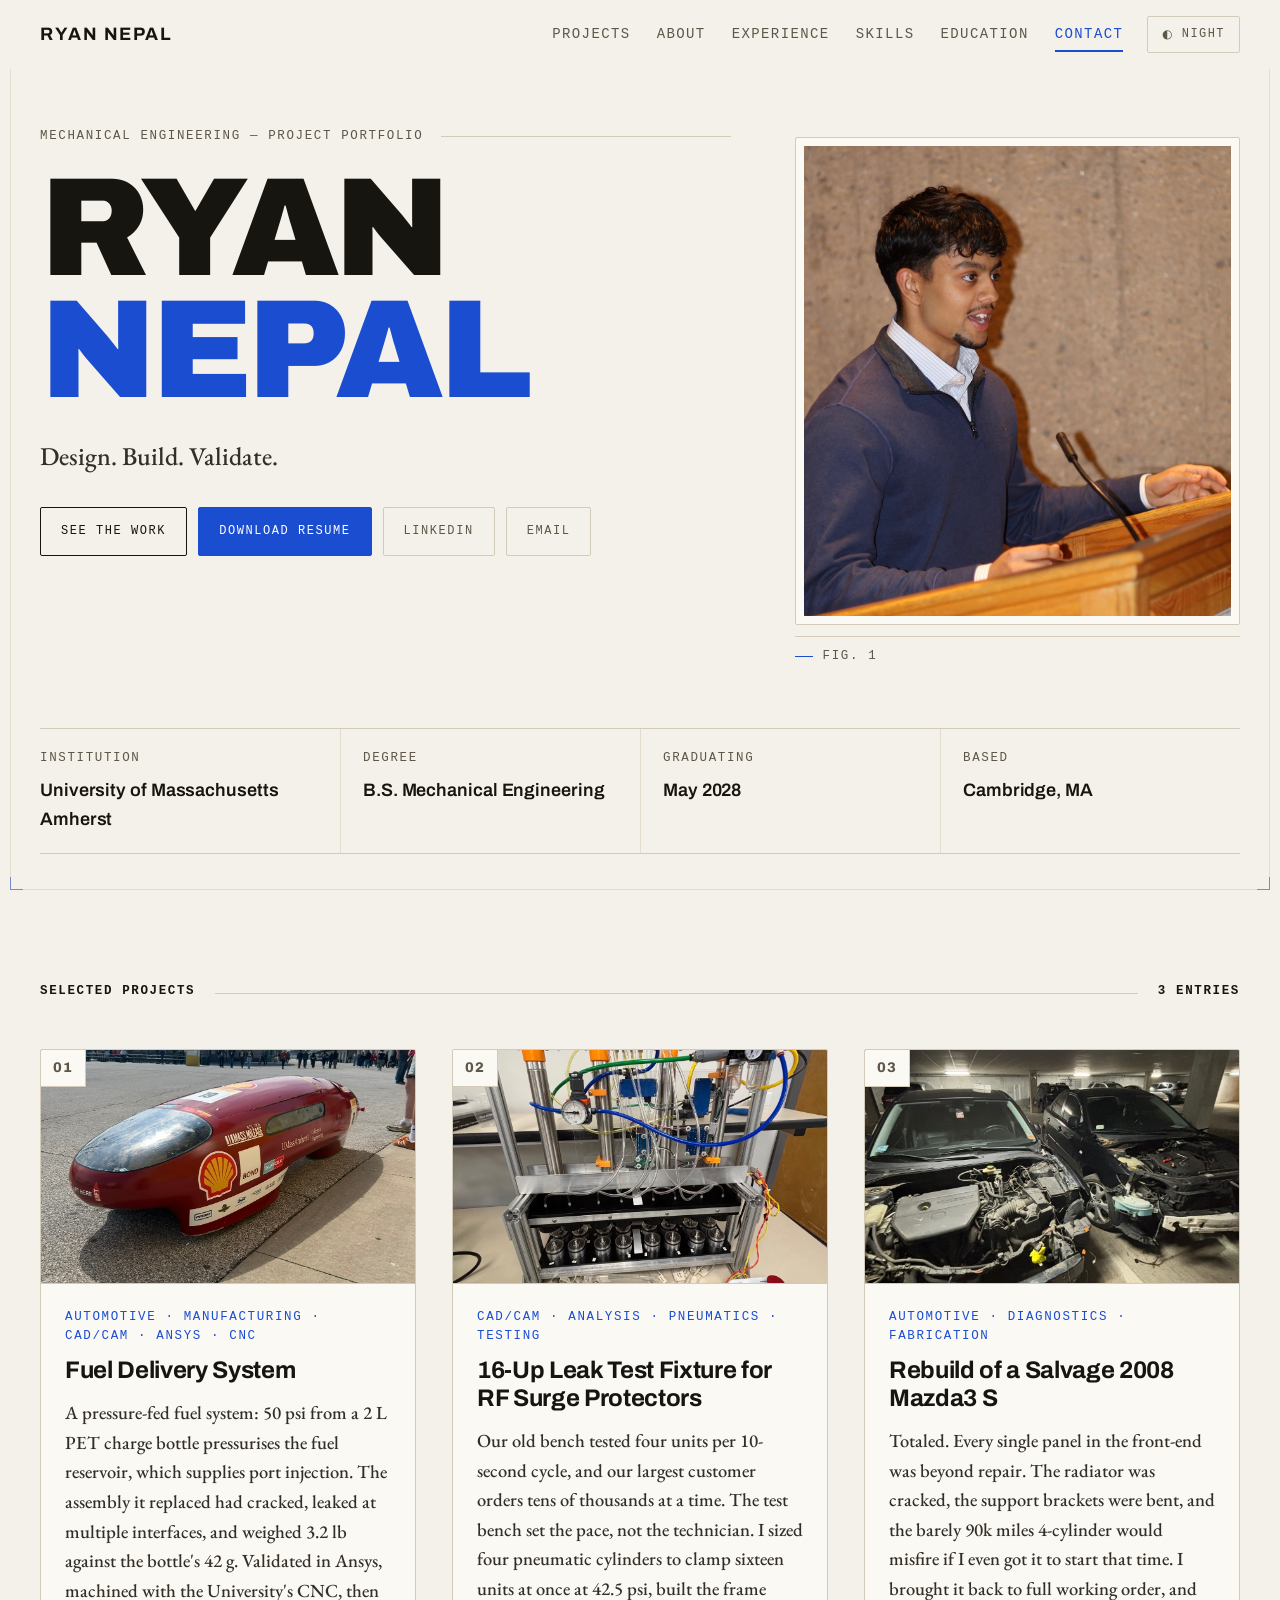
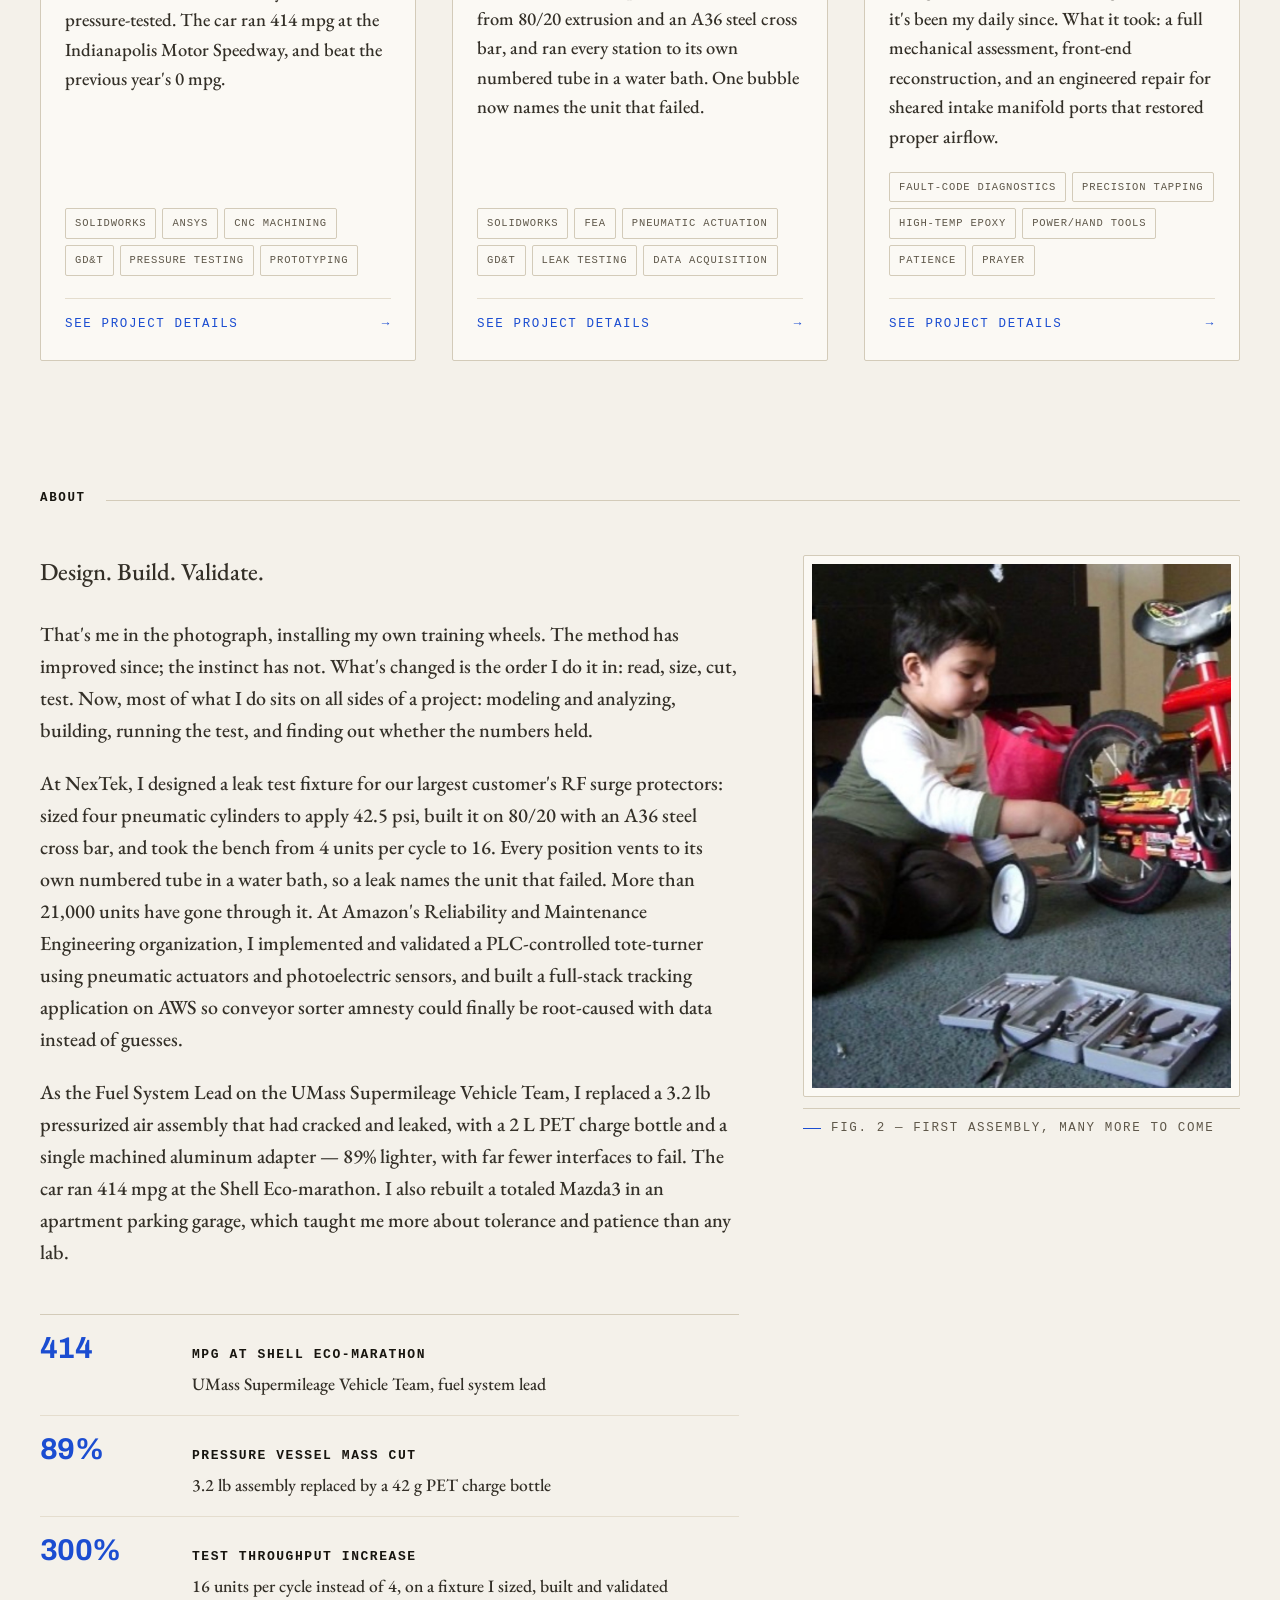
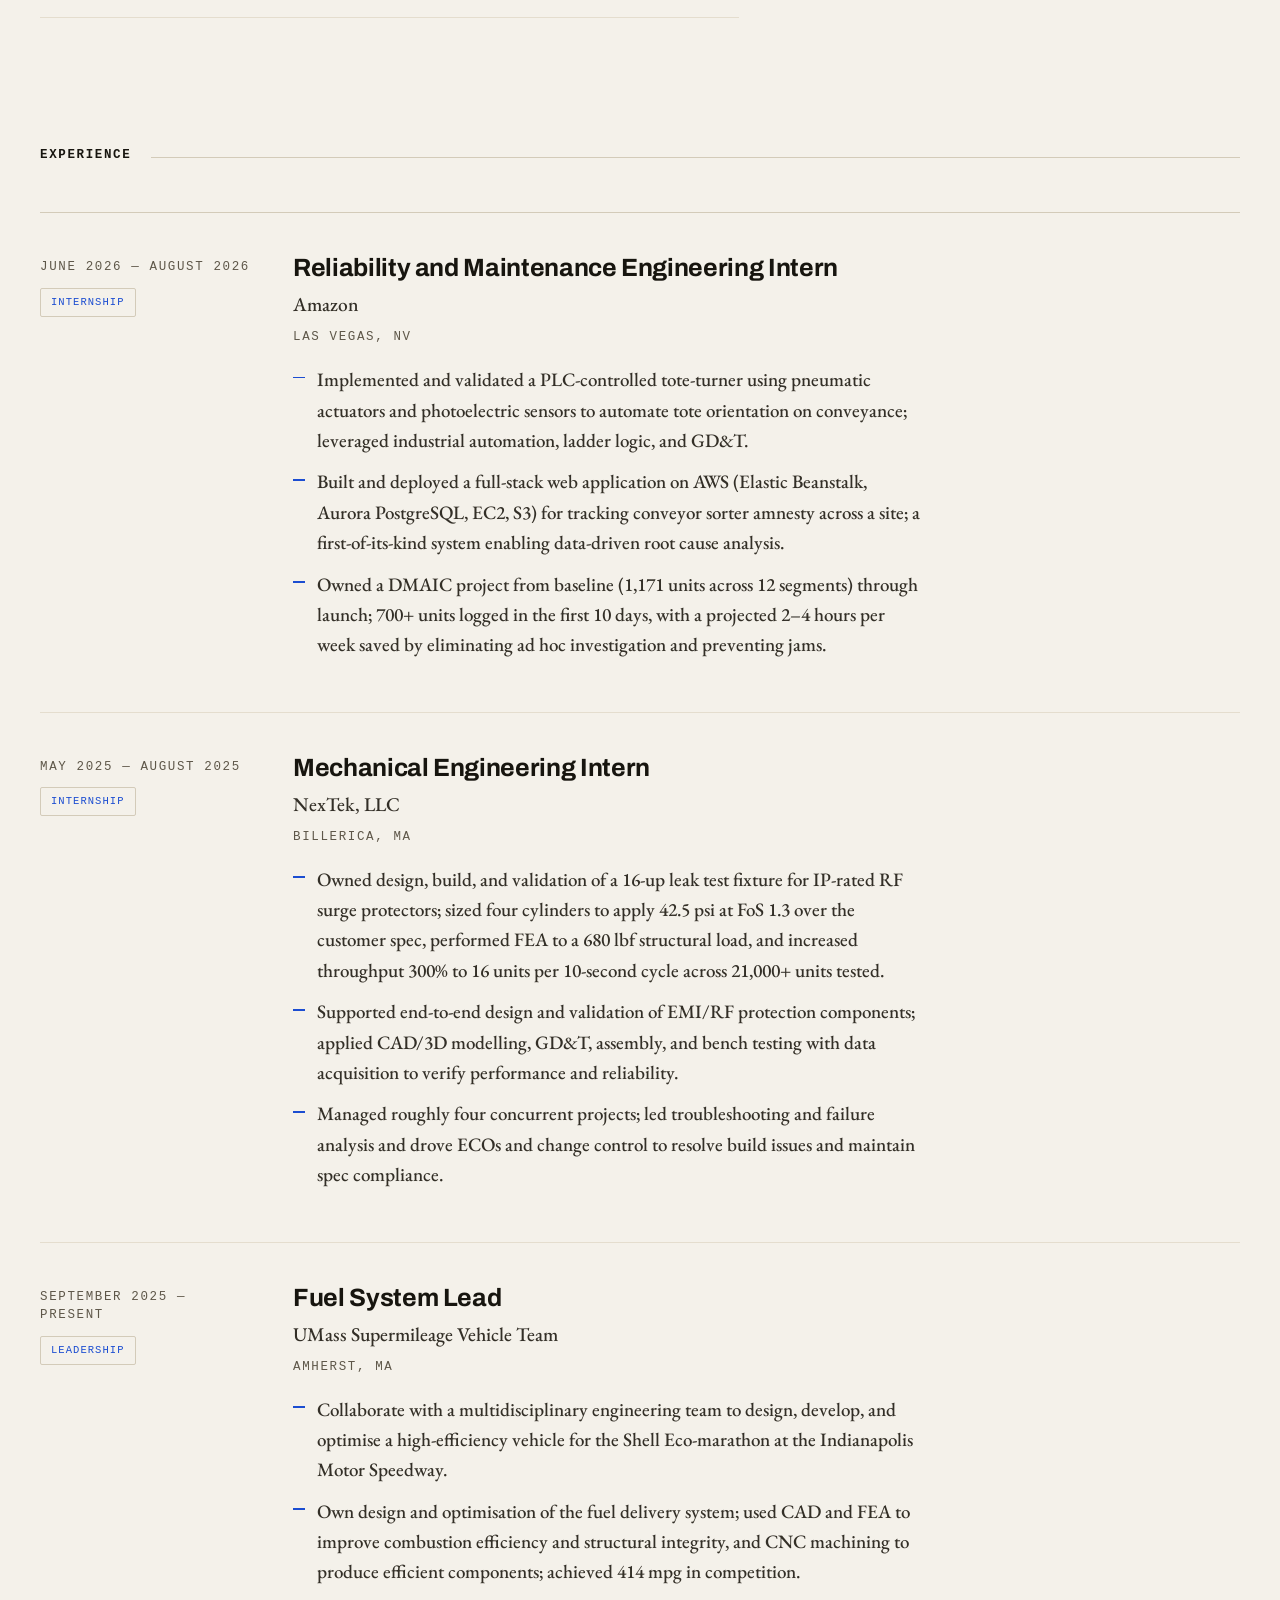
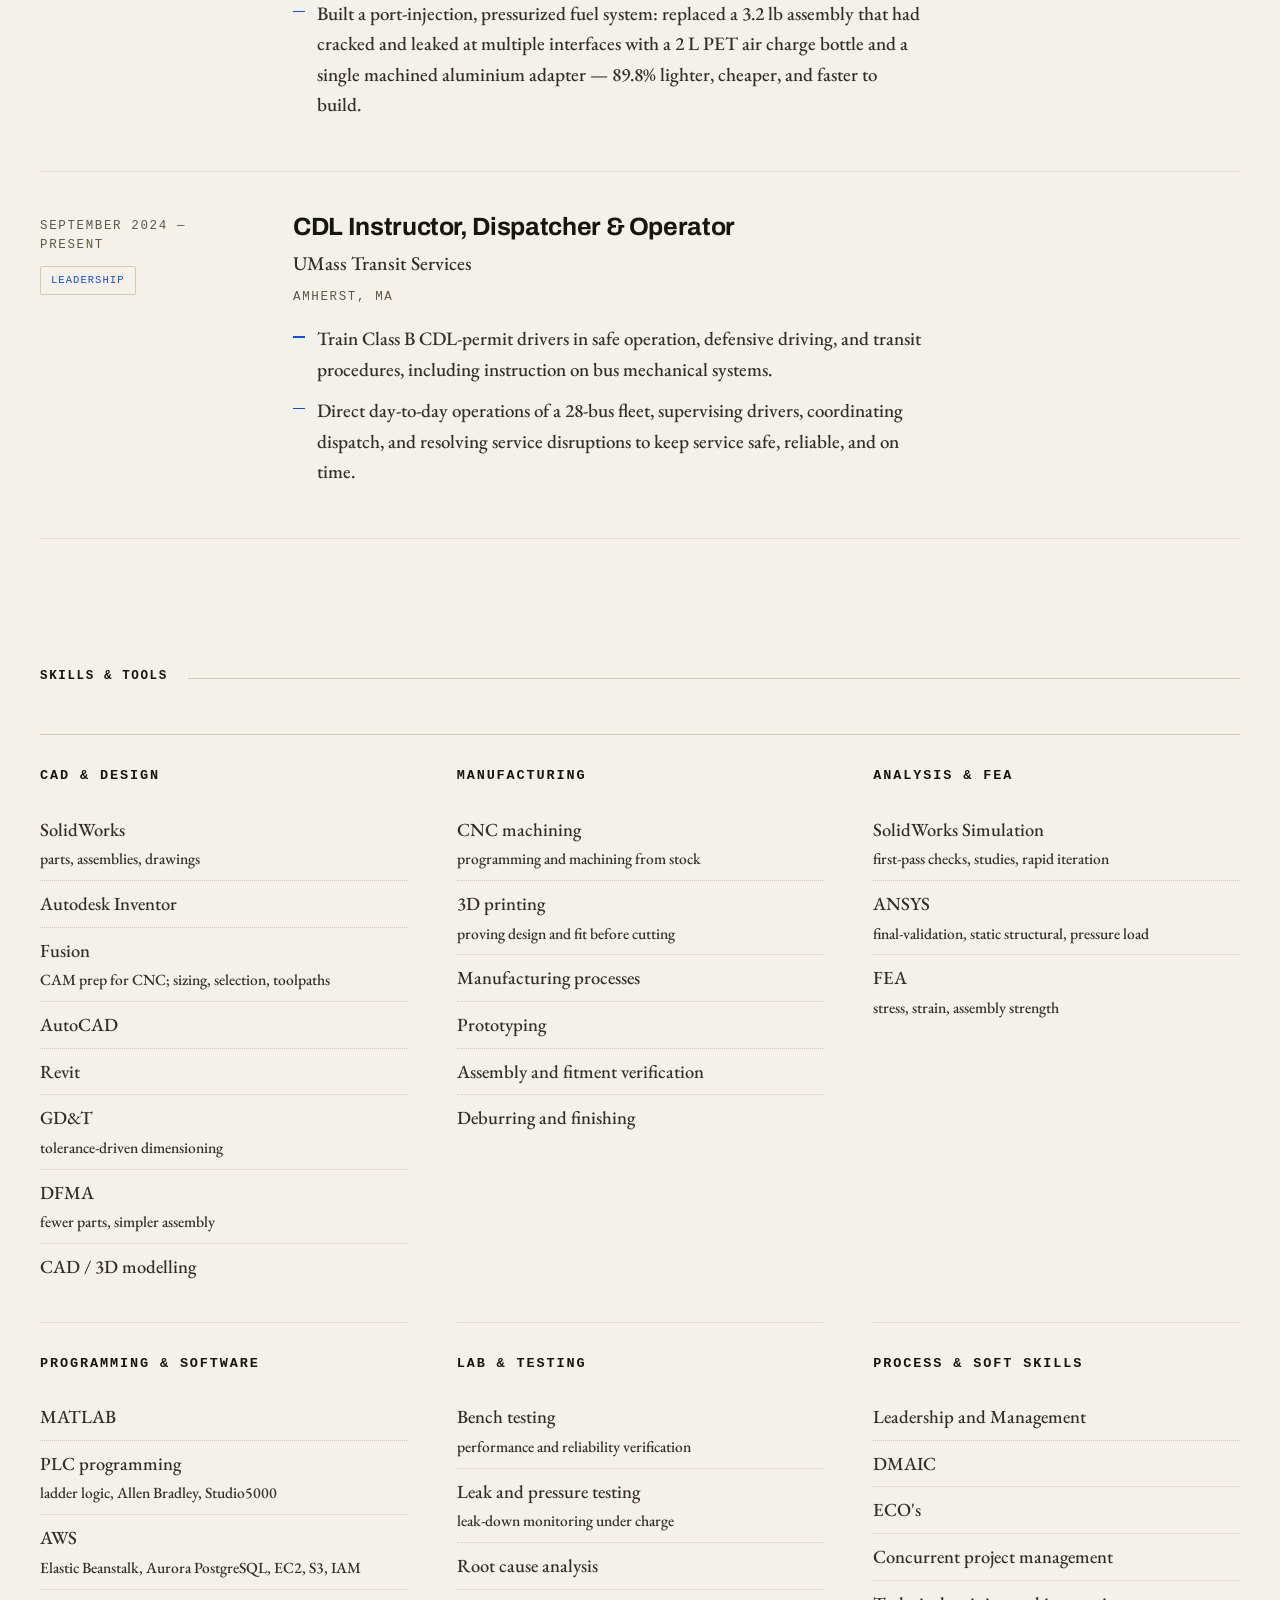
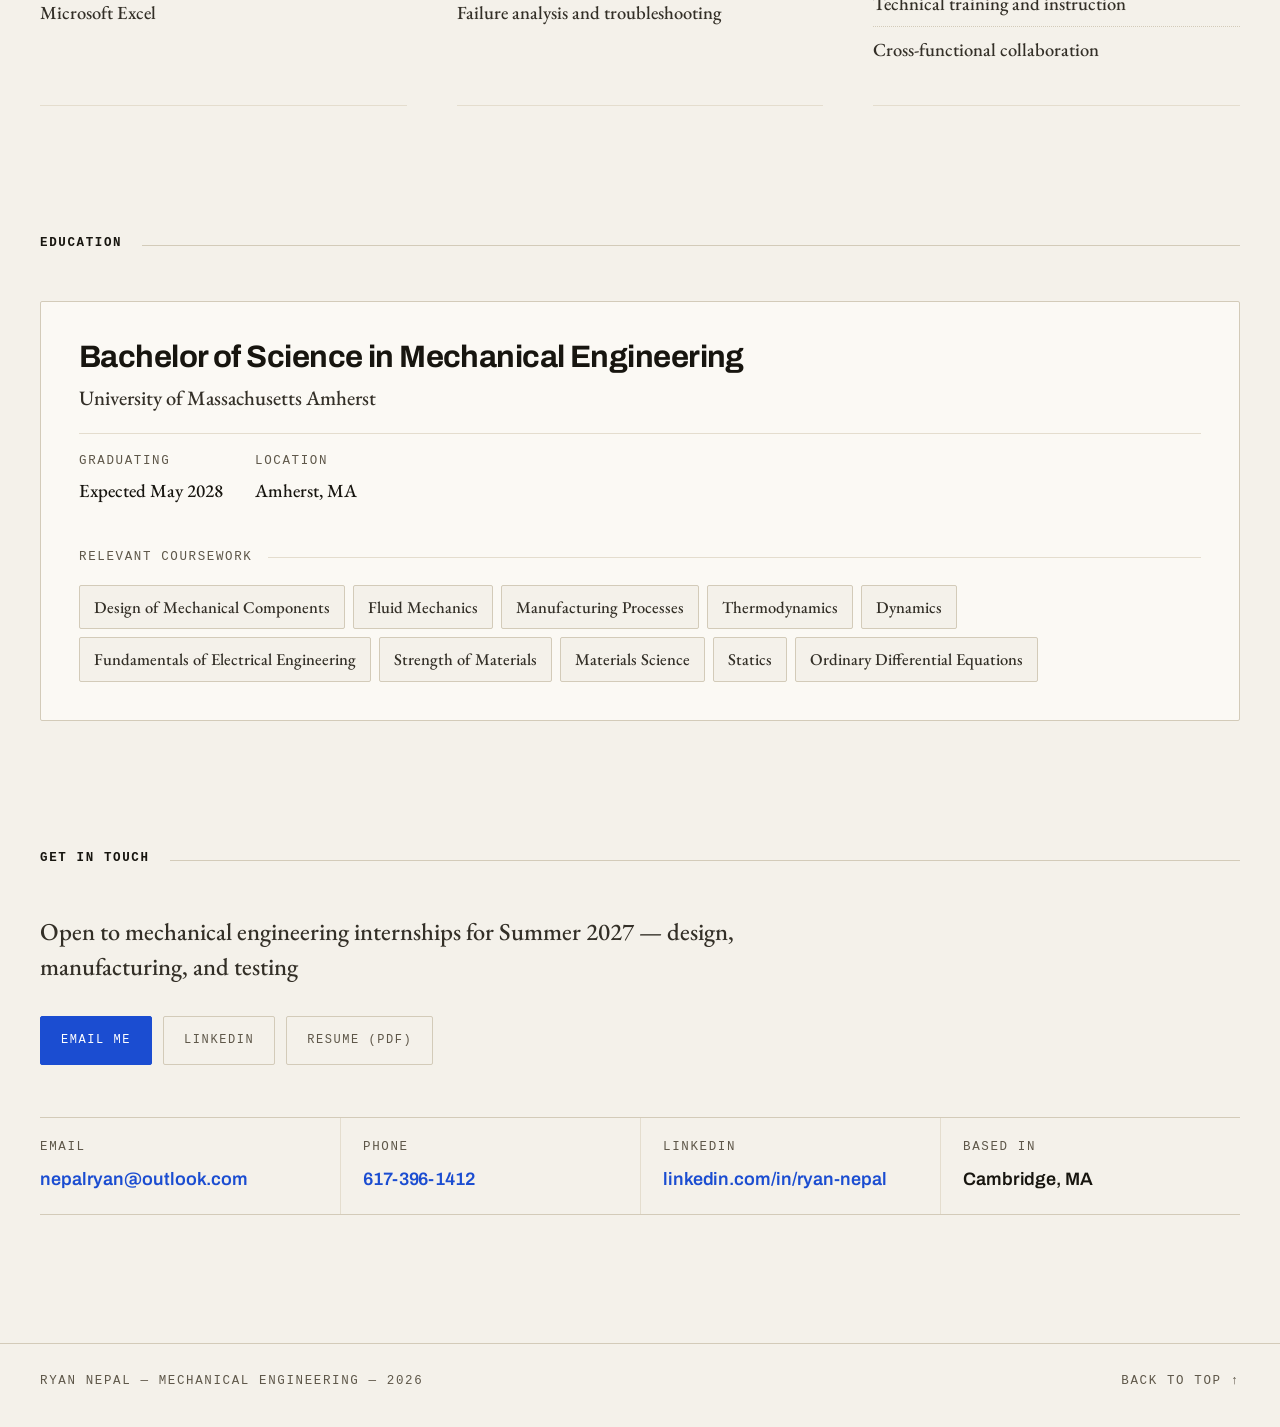
<file: index.html>
<!DOCTYPE html>
<html lang="en" data-theme="day">
<head>
<meta charset="utf-8">
<meta name="viewport" content="width=device-width, initial-scale=1">

<!-- Title and description are set automatically from content.json -->
<title>Ryan Nepal — Mechanical Engineering Portfolio</title>
<meta name="description" content="Mechanical engineering portfolio — design, analysis, manufacturing.">
<meta name="author" content="Ryan Nepal">
<meta name="theme-color" content="#F4F1EA">

<!-- Social sharing preview. Swap the image once you add one. -->
<meta property="og:type" content="website">
<meta property="og:title" content="Ryan Nepal — Mechanical Engineering Portfolio">
<meta property="og:description" content="Mechanical engineering portfolio — design, analysis, manufacturing.">
<meta property="og:image" content="images/profile/headshot.jpg">

<link rel="icon" href="favicon.svg" type="image/svg+xml">

<!-- Two webfonts. If you change these, also change --font-display and
     --font-body at the top of assets/css/styles.css -->
<link rel="preconnect" href="https://fonts.googleapis.com">
<link rel="preconnect" href="https://fonts.gstatic.com" crossorigin>
<link href="https://fonts.googleapis.com/css2?family=Archivo:wght@400;500;600;700;800;900&family=EB+Garamond:ital,wght@0,400;0,500;0,600;1,400&display=swap" rel="stylesheet">

<link rel="stylesheet" href="assets/css/styles.css">
</head>
<body>

<a class="skip-link" href="#main">Skip to content</a>

<!-- Decorative drafting-sheet corner marks -->
<div class="sheet-frame" aria-hidden="true"><span></span><span></span><span></span><span></span></div>

<header class="nav">
  <div class="nav-inner">
    <a class="nav-brand" href="#top" data-brand>Ryan Nepal</a>

    <button class="nav-toggle" type="button" aria-expanded="false" aria-controls="nav-links">
      Menu
    </button>

    <nav class="nav-links" id="nav-links" aria-label="Sections">
      <a href="#projects">Projects</a>   
      <a href="#about">About</a>
      <a href="#experience">Experience</a>
      <a href="#skills">Skills</a>
      <a href="#education">Education</a>
      <a href="#contact">Contact</a>
    </nav>

    <button class="btn-theme" id="theme-toggle" type="button" aria-pressed="false" aria-label="Switch to night mode">
      <span aria-hidden="true">◐</span><span data-theme-label>Night</span>
    </button>
  </div>
</header>

<main id="main">

  <!-- Loading / error messages appear here if content.json can't be read -->
  <div id="boot"></div>

  <div id="page">
    <section class="hero" id="top">
      <div class="wrap" id="hero-mount"></div>
    </section>

    <section id="projects" aria-label="Projects">
      <div class="wrap" id="projects-mount"></div>
    </section>
       
    <section id="about" aria-label="About">
      <div class="wrap" id="about-mount"></div>
    </section>

    <section id="experience" aria-label="Experience">
      <div class="wrap" id="experience-mount"></div>
    </section>

    <section id="skills" aria-label="Skills">
      <div class="wrap" id="skills-mount"></div>
    </section>

    <section id="education" aria-label="Education">
      <div class="wrap" id="education-mount"></div>
    </section>

    <section id="contact" aria-label="Contact">
      <div class="wrap" id="contact-mount"></div>
    </section>
  </div>

</main>

<footer class="footer">
  <div class="wrap footer-inner">
    <div class="mono" id="footer-line">Ryan Nepal</div>
    <a class="mono" href="#top">Back to top ↑</a>
  </div>
</footer>

<script src="assets/js/core.js"></script>
<script src="assets/js/home.js"></script>
</body>
</html>
</file>
<file: assets/css/styles.css>
/* ==========================================================================
   RYAN NEPAL — ENGINEERING PORTFOLIO
   styles.css
   --------------------------------------------------------------------------
   >>> EDIT ONLY THIS BLOCK <<<
   Everything you'd normally want to tweak (colours, fonts, spacing) lives in
   the ":root" block directly below. Change a value, save, done. The rest of
   this file uses these names, so one edit updates the whole site.
   ========================================================================== */

:root {
  /* ---- 1. ACCENT COLOUR -------------------------------------------------
     The single colour used for links, the second line of your name, numbers,
     and the active nav item. Change this one line to re-skin the site.
     Nice options: #1B4DD1 (blue) · #1F6F4A (green) · #A6410E (rust)
                   #4B3BC4 (indigo) · #0F6E7A (teal)                      */
  --accent: #1B4DD1;

  /* ---- 2. PAPER + INK (light mode) ------------------------------------- */
  --paper: #F4F1EA;         /* page background (warm off-white)            */
  --paper-2: #FBF9F4;       /* cards, raised panels                        */
  --ink: #17150F;           /* headings                                    */
  --ink-soft: #332F27;      /* body copy — 11.8:1 contrast on paper        */
  --ink-mute: #5E5749;      /* mono labels, captions — 6.4:1 contrast      */
  --rule: #D3CBB9;          /* hairlines, borders                          */
  --rule-soft: #E4DDCE;     /* very light hairlines                        */

  /* ---- 3. TYPE ---------------------------------------------------------
     Two webfonts, loaded in index.html. Swap the family names here AND the
     Google Fonts <link> in index.html + project.html if you change them.

     --text-base is the size of ordinary body copy. Everything else scales
     around it. Bump it to 21px if you want the whole site a notch bigger. */
  --font-display: "Archivo", "Helvetica Neue", Arial, sans-serif;
  --font-body: "EB Garamond", Georgia, "Times New Roman", serif;
  --font-mono: ui-monospace, SFMono-Regular, "SF Mono", Menlo, Consolas,
               "Liberation Mono", monospace;
  --text-base: 20px;
  --label: 12.5px;          /* the small uppercase drafting labels          */

  /* ---- 4. SPACING + WIDTH --------------------------------------------- */
  --gutter: 40px;           /* left/right page padding on desktop          */
  --section-space: 128px;   /* vertical air between sections                */
  --maxw: 1380px;           /* content column width                        */
  --measure: 70ch;          /* max line length for running text            */
  --nav-h: 68px;            /* header height — anchor scrolling uses this  */
  --radius: 2px;            /* corner rounding. 0 = hard technical edges   */

  /* ---- 5. MISC --------------------------------------------------------- */
  --ease: cubic-bezier(0.22, 0.61, 0.36, 1);
}

/* ---- 6. NIGHT MODE PALETTE ---------------------------------------------
   Applied when the moon button in the header is toggled. Only colours
   change; nothing else needs touching.                                    */
[data-theme="night"] {
  --paper: #131209;
  --paper-2: #1C1A12;
  --ink: #F5F2E8;
  --ink-soft: #DAD4C5;
  --ink-mute: #A39B8A;
  --rule: #3A362E;
  --rule-soft: #2A2720;
  --accent: #8CB0FF;
}

/* ==========================================================================
   BELOW THIS LINE: layout machinery. You shouldn't need to edit it.
   ========================================================================== */

*, *::before, *::after { box-sizing: border-box; }

/* Needed because cards use display:flex, which otherwise beats [hidden] */
[hidden] { display: none !important; }

html {
  scroll-behavior: smooth;
  -webkit-text-size-adjust: 100%;
}

body {
  margin: 0;
  background: var(--paper);
  color: var(--ink);
  font-family: var(--font-body);
  font-size: var(--text-base);
  font-weight: 500;
  line-height: 1.6;
  font-feature-settings: "kern" 1, "liga" 1;
  transition: background-color .35s var(--ease), color .35s var(--ease);
}

img { max-width: 100%; display: block; }

a { color: var(--accent); text-decoration: none; }
a:hover { text-decoration: underline; text-underline-offset: 3px; }

/* Visible keyboard focus everywhere (accessibility) */
:focus-visible {
  outline: 2px solid var(--accent);
  outline-offset: 3px;
  border-radius: var(--radius);
}

.skip-link {
  position: absolute; left: 12px; top: -60px; z-index: 200;
  background: var(--accent); color: #fff; padding: 11px 18px;
  font-family: var(--font-mono); font-size: 13px; letter-spacing: .1em;
  transition: top .2s var(--ease);
}
.skip-link:focus { top: 12px; text-decoration: none; }

.sr-only {
  position: absolute; width: 1px; height: 1px; padding: 0; margin: -1px;
  overflow: hidden; clip: rect(0 0 0 0); white-space: nowrap; border: 0;
}

/* --------------------------------------------------------------------------
   SHELL + DRAFTING-SHEET FRAME
   -------------------------------------------------------------------------- */

.wrap {
  max-width: var(--maxw);
  margin: 0 auto;
  padding: 0 var(--gutter);
}

.sheet-frame {
  position: fixed;
  inset: 10px;
  pointer-events: none;
  z-index: 90;
  border: 1px solid var(--rule-soft);
}
.sheet-frame span {
  position: absolute; width: 13px; height: 13px;
  border: 1.5px solid var(--accent); opacity: .55;
}
.sheet-frame span:nth-child(1) { top: -1px; left: -1px; border-right: 0; border-bottom: 0; }
.sheet-frame span:nth-child(2) { top: -1px; right: -1px; border-left: 0; border-bottom: 0; }
.sheet-frame span:nth-child(3) { bottom: -1px; left: -1px; border-right: 0; border-top: 0; }
.sheet-frame span:nth-child(4) { bottom: -1px; right: -1px; border-left: 0; border-top: 0; }

@media (max-width: 700px) { .sheet-frame { display: none; } }

/* --------------------------------------------------------------------------
   MONO MICRO-LABELS  (the small uppercase drafting labels)
   -------------------------------------------------------------------------- */

.mono {
  font-family: var(--font-mono);
  font-size: var(--label);
  font-weight: 500;
  letter-spacing: .13em;
  text-transform: uppercase;
  color: var(--ink-mute);
  line-height: 1.5;
}
.mono-sm { font-size: calc(var(--label) - 1px); letter-spacing: .15em; }

/* --------------------------------------------------------------------------
   HEADER / NAV
   -------------------------------------------------------------------------- */

.nav {
  position: sticky; top: 0; z-index: 100;
  background: var(--paper); /* fallback for older browsers */
  background: color-mix(in srgb, var(--paper) 90%, transparent);
  backdrop-filter: saturate(140%) blur(10px);
  border-bottom: 1px solid transparent;
  transition: border-color .3s var(--ease), background-color .3s var(--ease);
}
.nav.is-stuck { border-bottom-color: var(--rule); }

.nav-inner {
  max-width: var(--maxw); margin: 0 auto;
  min-height: var(--nav-h);
  padding: 8px var(--gutter);
  display: flex; align-items: center; gap: 24px;
}

.nav-brand {
  font-family: var(--font-display);
  font-weight: 700; font-size: 18px; letter-spacing: .085em;
  text-transform: uppercase; color: var(--ink);
  margin-right: auto; white-space: nowrap;
}
.nav-brand:hover { text-decoration: none; color: var(--accent); }

.nav-links { display: flex; gap: 26px; align-items: center; }

.nav-links a {
  font-family: var(--font-mono); font-size: 14px; font-weight: 500;
  letter-spacing: .1em; text-transform: uppercase; color: var(--ink-mute);
  padding: 13px 0; position: relative; /* 44px tap target */
}
.nav-links a:hover { color: var(--ink); text-decoration: none; }
.nav-links a.is-active { color: var(--accent); }
.nav-links a.is-active::after {
  content: ""; position: absolute; left: 0; right: 0; bottom: 6px;
  height: 2px; background: var(--accent);
}

.btn-theme {
  font-family: var(--font-mono); font-size: 12px; font-weight: 500;
  letter-spacing: .12em; text-transform: uppercase; color: var(--ink-mute);
  background: transparent; border: 1px solid var(--rule);
  padding: 10px 14px; cursor: pointer; border-radius: var(--radius);
  display: inline-flex; align-items: center; gap: 8px;
  transition: color .2s, border-color .2s;
}
.btn-theme:hover { color: var(--ink); border-color: var(--ink-mute); }

.nav-toggle { display: none; }

/* Six 14px links plus a name plus a button need room. Below this width the
   links collapse into a Menu button. */
@media (max-width: 1040px) {
  .nav-toggle {
    display: inline-flex; align-items: center; gap: 8px;
    font-family: var(--font-mono); font-size: 12px; font-weight: 500;
    letter-spacing: .12em; text-transform: uppercase; background: transparent;
    cursor: pointer; color: var(--ink); border: 1px solid var(--rule);
    padding: 10px 14px; border-radius: var(--radius);
  }
  .nav-links {
    position: absolute; top: 100%; left: 0; right: 0;
    flex-direction: column; align-items: flex-start; gap: 0;
    background: var(--paper); border-bottom: 1px solid var(--rule);
    padding: 6px var(--gutter) 20px;
    display: none;
  }
  .nav-links.is-open { display: flex; }
  .nav-links a { padding: 15px 0; font-size: 15px; width: 100%; }
  .nav-links a.is-active::after { display: none; }
}

/* --------------------------------------------------------------------------
   SECTIONS + HEADINGS

   The vertical rhythm lives on the BOTTOM of each section, not the top. That
   way clicking a nav link scrolls to the section's heading instead of to a
   point 128px above it with the previous section still in frame.
   scroll-margin-top clears the sticky header.
   -------------------------------------------------------------------------- */

section {
  padding-block: 0 var(--section-space);
  scroll-margin-top: calc(var(--nav-h) + 24px);
}

.section-head {
  display: flex; align-items: baseline; gap: 20px;
  margin-bottom: 48px;
}
.section-head .mono { white-space: nowrap; color: var(--ink); font-weight: 600; }
.section-head .line { flex: 1; height: 1px; background: var(--rule); }
.section-head .count { white-space: nowrap; }

h1, h2, h3, h4 { font-family: var(--font-display); color: var(--ink); margin: 0; }

h2.display {
  font-size: clamp(34px, 5vw, 60px);
  font-weight: 800; line-height: 1.02; letter-spacing: -.022em;
}
h3.display {
  font-size: clamp(25px, 3vw, 36px);
  font-weight: 700; line-height: 1.1; letter-spacing: -.015em;
}

.lede {
  font-size: clamp(21px, 1.9vw, 26px);
  color: var(--ink-soft); max-width: 60ch; margin: 20px 0 0;
  line-height: 1.42;
}
p { margin: 0 0 1.05em; color: var(--ink-soft); }
p:last-child { margin-bottom: 0; }

/* --------------------------------------------------------------------------
   HERO
   -------------------------------------------------------------------------- */

.hero { padding-top: 58px; }

.hero-grid {
  display: grid;
  grid-template-columns: minmax(0, 1.55fr) minmax(0, 1fr);
  gap: 64px; align-items: start;
}

.hero-kicker { display: flex; align-items: center; gap: 18px; margin-bottom: 22px; }
.hero-kicker .line { flex: 1; height: 1px; background: var(--rule); max-width: 380px; }

.hero h1 {
  font-size: clamp(56px, 12vw, 140px);
  font-weight: 900; line-height: .87; letter-spacing: -.04em;
  text-transform: uppercase; margin: 0;
}
.hero h1 .last { color: var(--accent); display: block; }
.hero h1 .first { display: block; }

.hero .tagline {
  font-family: var(--font-body);
  font-size: clamp(21px, 2vw, 28px);
  color: var(--ink-soft); max-width: 30ch;
  margin: 28px 0 32px; line-height: 1.4;
}

.hero-actions { display: flex; flex-wrap: wrap; gap: 11px; }

.btn {
  display: inline-flex; align-items: center; gap: 8px;
  font-family: var(--font-mono); font-size: 12px; font-weight: 500;
  letter-spacing: .13em; text-transform: uppercase; padding: 14px 20px;
  border: 1px solid var(--ink); color: var(--ink);
  background: transparent; cursor: pointer; border-radius: var(--radius);
  transition: background-color .2s var(--ease), color .2s var(--ease),
              border-color .2s var(--ease);
}
.btn:hover { background: var(--ink); color: var(--paper); text-decoration: none; }
.btn-primary { background: var(--accent); border-color: var(--accent); color: #fff; }
.btn-primary:hover { background: var(--ink); border-color: var(--ink); color: var(--paper); }
.btn-quiet { border-color: var(--rule); color: var(--ink-mute); }
.btn-quiet:hover { background: transparent; border-color: var(--ink); color: var(--ink); }

/* Portrait */
.portrait-block { padding-top: 10px; }
.portrait {
  border: 1px solid var(--rule); padding: 8px; background: var(--paper-2);
  border-radius: var(--radius);
}
.portrait .frame { aspect-ratio: 4 / 4.4; overflow: hidden; background: var(--rule-soft); }
.portrait .frame img { width: 100%; height: 100%; object-fit: cover; }
.fig-caption {
  display: flex; align-items: center; gap: 10px;
  margin-top: 11px; padding-top: 10px; border-top: 1px solid var(--rule);
}
.fig-caption::before {
  content: ""; width: 18px; height: 1.5px; background: var(--accent); flex: none;
}

/* Fact bar */
.factbar {
  margin-top: 62px;
  border-top: 1px solid var(--rule); border-bottom: 1px solid var(--rule);
  display: grid; grid-template-columns: repeat(auto-fit, minmax(165px, 1fr));
}
.factbar > div {
  padding: 20px 22px; border-left: 1px solid var(--rule-soft);
}
.factbar > div:first-child { border-left: 0; padding-left: 0; }
.factbar .v {
  font-family: var(--font-display); font-weight: 600; font-size: 18px;
  color: var(--ink); margin-top: 8px; letter-spacing: -.005em;
}

@media (max-width: 900px) {
  .hero-grid { grid-template-columns: 1fr; gap: 40px; }
  .portrait-block { max-width: 330px; }
  .factbar > div { border-left: 0; padding-left: 0; border-top: 1px solid var(--rule-soft); }
  .factbar > div:first-child { border-top: 0; }
}

/* --------------------------------------------------------------------------
   IMAGE PLACEHOLDER  (shown when a photo file is missing or not added yet)
   -------------------------------------------------------------------------- */

.ph {
  width: 100%; height: 100%; min-height: 130px;
  display: flex; flex-direction: column; align-items: center;
  justify-content: center; gap: 9px; text-align: center; padding: 20px;
  background: var(--rule-soft); /* fallback for older browsers */
  background:
    repeating-linear-gradient(45deg,
      transparent 0 9px,
      color-mix(in srgb, var(--ink) 5%, transparent) 9px 10px);
  border: 1px dashed var(--rule);
  color: var(--ink-mute);
}
.ph .ph-mark {
  width: 28px; height: 28px; border: 1.5px solid var(--rule);
  border-radius: 50%; display: grid; place-items: center; font-size: 14px;
}
.ph .ph-file {
  font-family: var(--font-mono); font-size: 11px; letter-spacing: .06em;
  word-break: break-all; max-width: 26ch; opacity: .8;
}

/* --------------------------------------------------------------------------
   FILTER CHIPS
   -------------------------------------------------------------------------- */

.filters {
  display: flex; flex-wrap: wrap; align-items: center; gap: 8px;
  margin-bottom: 42px;
}
.filters .mono { margin-right: 8px; }
.chip {
  font-family: var(--font-mono); font-size: 11px; font-weight: 500;
  letter-spacing: .12em; text-transform: uppercase; padding: 10px 14px;
  cursor: pointer; border: 1px solid var(--rule); background: transparent;
  color: var(--ink-mute); border-radius: var(--radius);
  transition: all .18s var(--ease);
}
.chip:hover { border-color: var(--ink); color: var(--ink); }
.chip[aria-pressed="true"] {
  background: var(--accent); border-color: var(--accent); color: #fff;
}
.filters .shown { margin-left: auto; }

/* --------------------------------------------------------------------------
   PROJECT CARDS
   -------------------------------------------------------------------------- */

.cards {
  display: grid; gap: 36px;
  grid-template-columns: repeat(auto-fill, minmax(330px, 1fr));
}

.card {
  display: flex; flex-direction: column;
  background: var(--paper-2);
  border: 1px solid var(--rule);
  border-radius: var(--radius);
  overflow: hidden; color: inherit;
  transition: transform .3s var(--ease), border-color .3s var(--ease),
              box-shadow .3s var(--ease);
}
.card:hover {
  text-decoration: none; transform: translateY(-4px);
  border-color: var(--ink-mute);
  box-shadow: 0 14px 34px -22px rgba(0, 0, 0, .45);
}
.card:hover .card-title { color: var(--accent); }

.card-media {
  aspect-ratio: 16 / 10; background: var(--rule-soft);
  border-bottom: 1px solid var(--rule); position: relative; overflow: hidden;
}
.card-media img { width: 100%; height: 100%; object-fit: cover; transition: transform .5s var(--ease); }
.card:hover .card-media img { transform: scale(1.035); }
.card-media .ph { border: 0; }

.card-num {
  position: absolute; left: 0; top: 0;
  font-family: var(--font-display); font-weight: 800; font-size: 14px;
  letter-spacing: .06em; background: var(--paper-2); color: var(--ink-mute);
  padding: 7px 12px; border-right: 1px solid var(--rule);
  border-bottom: 1px solid var(--rule);
}

.card-body { padding: 24px 24px 26px; display: flex; flex-direction: column; flex: 1; }
.card-disc { color: var(--accent); margin-bottom: 12px; }
.card-title {
  font-family: var(--font-display); font-weight: 700; font-size: 24px;
  line-height: 1.16; letter-spacing: -.014em; color: var(--ink);
  transition: color .2s var(--ease);
}
.card-blurb { font-size: 18.5px; color: var(--ink-soft); margin: 13px 0 20px; }

.tags { display: flex; flex-wrap: wrap; gap: 6px; margin-top: auto; }
.tag {
  font-family: var(--font-mono); font-size: 10.5px; font-weight: 500;
  letter-spacing: .08em; text-transform: uppercase; padding: 6px 9px;
  border: 1px solid var(--rule); color: var(--ink-mute);
  border-radius: var(--radius);
}

.card-more {
  display: flex; align-items: center; justify-content: space-between;
  gap: 10px; margin-top: 22px; padding-top: 16px;
  border-top: 1px solid var(--rule-soft); color: var(--accent);
}
.card-more .mono { color: var(--accent); }
.card-more .arrow { transition: transform .25s var(--ease); }
.card:hover .card-more .arrow { transform: translateX(5px); }

.empty-note {
  border: 1px dashed var(--rule); padding: 44px; text-align: center;
  grid-column: 1 / -1;
}

/* --------------------------------------------------------------------------
   ABOUT
   -------------------------------------------------------------------------- */

.about-grid {
  display: grid; grid-template-columns: minmax(0, 1.6fr) minmax(0, 1fr);
  gap: 64px; align-items: start;
}
/* Keeps the line length readable now that the page is wider */
.about-body p { max-width: var(--measure); }

.about-portrait .frame { aspect-ratio: 4 / 5; overflow: hidden; background: var(--rule-soft); }
.about-portrait .frame img { width: 100%; height: 100%; object-fit: cover; }

.about-highlights { margin-top: 46px; border-top: 1px solid var(--rule); }
.about-highlights .row {
  display: grid; grid-template-columns: 128px 1fr; gap: 24px;
  padding: 18px 0; border-bottom: 1px solid var(--rule-soft); align-items: baseline;
}
.about-highlights .fig {
  font-family: var(--font-display); font-weight: 700; font-size: 30px;
  color: var(--accent); letter-spacing: -.02em; line-height: 1;
}
/* Same treatment as the stat rows: heavier mono label, readable body-face note */
.about-highlights .row .mono { color: var(--ink); font-weight: 600; font-size: 13px; letter-spacing: .12em; }
.about-highlights .rowtext {
  font-size: 17.5px; font-weight: 500; margin-top: 7px;
  line-height: 1.45; color: var(--ink-soft); max-width: var(--measure);
}

@media (max-width: 900px) {
  .about-grid { grid-template-columns: 1fr; gap: 38px; }
  .about-portrait { max-width: 340px; }
}

/* --------------------------------------------------------------------------
   EXPERIENCE TIMELINE
   -------------------------------------------------------------------------- */

.timeline { border-top: 1px solid var(--rule); }

.tl-item {
  display: grid; grid-template-columns: 215px 1fr; gap: 38px;
  padding: 40px 0; border-bottom: 1px solid var(--rule-soft);
}
.tl-when { padding-top: 5px; }
.tl-kind {
  display: inline-block; margin-top: 11px; padding: 5px 10px;
  border: 1px solid var(--rule); color: var(--accent);
  font-family: var(--font-mono); font-size: 10.5px; font-weight: 500;
  letter-spacing: .1em; text-transform: uppercase; border-radius: var(--radius);
}
.tl-role {
  font-family: var(--font-display); font-weight: 700; font-size: 25px;
  line-height: 1.2; letter-spacing: -.014em; color: var(--ink);
}
.tl-org { font-size: 19.5px; color: var(--ink-soft); margin-top: 6px; }
.tl-where { margin-top: 8px; }
.tl-bullets { margin: 18px 0 0; padding: 0; list-style: none; }
.tl-bullets li {
  position: relative; padding-left: 24px; margin-bottom: 11px;
  color: var(--ink-soft); font-size: 19px; max-width: var(--measure);
}
.tl-bullets li::before {
  content: ""; position: absolute; left: 0; top: .62em;
  width: 12px; height: 1.5px; background: var(--accent);
}

@media (max-width: 760px) {
  .tl-item { grid-template-columns: 1fr; gap: 14px; }
}

/* --------------------------------------------------------------------------
   SKILLS
   -------------------------------------------------------------------------- */

.skill-groups {
  display: grid; row-gap: 0; column-gap: 50px;
  grid-template-columns: repeat(auto-fit, minmax(300px, 1fr));
  border-top: 1px solid var(--rule);
}
.skill-group {
  padding: 30px 0 32px;
  border-bottom: 1px solid var(--rule-soft);
}
.skill-group h4 {
  font-size: 13.5px; font-family: var(--font-mono); font-weight: 600;
  letter-spacing: .14em; text-transform: uppercase; color: var(--ink);
  margin-bottom: 20px;
}
.skill-list { list-style: none; margin: 0; padding: 0; }
.skill-list li {
  font-size: 18.5px; color: var(--ink-soft); padding: 8px 0;
  border-bottom: 1px dotted var(--rule);
}
.skill-list li:last-child { border-bottom: 0; }
/* These notes are phrases, not tags — body face, sentence case, readable size */
.skill-list .note {
  display: block; font-family: var(--font-body); font-size: 15.5px;
  font-weight: 500; letter-spacing: 0; text-transform: none;
  color: var(--ink-soft); margin-top: 3px;
}

/* --------------------------------------------------------------------------
   EDUCATION
   -------------------------------------------------------------------------- */

.edu-card {
  border: 1px solid var(--rule); background: var(--paper-2);
  border-radius: var(--radius); padding: 38px;
}
.edu-degree {
  font-family: var(--font-display); font-weight: 700; font-size: 31px;
  letter-spacing: -.018em; line-height: 1.14; color: var(--ink);
}
.edu-school { font-size: 20.5px; color: var(--ink-soft); margin-top: 7px; }
.edu-meta {
  display: flex; flex-wrap: wrap; gap: 12px 32px; margin-top: 18px;
  padding-top: 18px; border-top: 1px solid var(--rule-soft);
}
.edu-meta .v { font-size: 18.5px; margin-top: 6px; color: var(--ink); }

.subhead {
  margin-top: 42px; margin-bottom: 18px;
  display: flex; align-items: center; gap: 16px;
}
.subhead .line { flex: 1; height: 1px; background: var(--rule-soft); }

.pill-row { display: flex; flex-wrap: wrap; gap: 8px; }
.pill {
  font-size: 16.5px; padding: 8px 14px; border: 1px solid var(--rule);
  color: var(--ink-soft); border-radius: var(--radius);
  background: var(--paper);
}

.cert-list { list-style: none; margin: 0; padding: 0; }
.cert-list li {
  padding: 14px 0; border-bottom: 1px solid var(--rule-soft);
  display: flex; flex-wrap: wrap; gap: 5px 18px; align-items: baseline;
}
.cert-list .name { font-size: 19px; color: var(--ink); }

/* --------------------------------------------------------------------------
   CONTACT
   -------------------------------------------------------------------------- */

/* Single column: lede, then action buttons, then a full-width detail strip
   that reuses the hero fact-bar styling. */
.contact-actions { margin-top: 32px; }
.contact-block .factbar { margin-top: 52px; }
.contact-block .factbar .v a { color: var(--accent); }
.contact-block .factbar .v a:hover { color: var(--ink); }

/* --------------------------------------------------------------------------
   FOOTER
   -------------------------------------------------------------------------- */

.footer {
  border-top: 1px solid var(--rule); padding: 28px 0 36px;
}
.footer-inner {
  display: flex; flex-wrap: wrap; gap: 14px 28px;
  align-items: center; justify-content: space-between;
}

/* --------------------------------------------------------------------------
   PROJECT DETAIL PAGE
   -------------------------------------------------------------------------- */

.detail-head { padding-top: 52px; }
.detail-num {
  font-family: var(--font-display); font-weight: 700;
  font-size: clamp(52px, 7.5vw, 88px); line-height: .85;
  color: var(--rule); letter-spacing: -.04em;
}
.detail-disc { margin: 16px 0 14px; color: var(--accent); }
.detail-title {
  font-family: var(--font-display); font-weight: 800;
  font-size: clamp(36px, 5.6vw, 66px); line-height: 1.02;
  letter-spacing: -.028em; max-width: 24ch;
}

/* Stat rows with dotted leaders */
.stats { margin-top: 50px; border-top: 1px solid var(--rule); }
.stat {
  display: grid; grid-template-columns: minmax(110px, 175px) 1fr minmax(240px, 420px);
  gap: 24px; align-items: baseline; padding: 20px 0;
  border-bottom: 1px solid var(--rule-soft);
}
.stat .fig {
  font-family: var(--font-display); font-weight: 700;
  font-size: clamp(25px, 2.8vw, 35px); color: var(--accent);
  letter-spacing: -.02em; line-height: 1;
}
.stat .leader { border-bottom: 1px dotted var(--rule); transform: translateY(-6px); }
.stat .meta { text-align: right; }
/* The label stays a mono tag, but heavier and at full ink */
.stat .meta .l { color: var(--ink); font-weight: 600; font-size: 13px; letter-spacing: .12em; }
/* The explanation is a sentence, so it gets the body face: bigger, darker,
   normal case, no letter-spacing. Monospace is for labels, not prose. */
.stat .meta .n {
  display: block; margin-top: 8px;
  font-family: var(--font-body); font-size: 17px; font-weight: 500;
  text-transform: none; letter-spacing: 0; line-height: 1.45;
  color: var(--ink-soft);
}

@media (max-width: 700px) {
  .stat { grid-template-columns: 1fr; gap: 6px; }
  .stat .leader { display: none; }
  .stat .meta { text-align: left; }
}

/* Spec table */
.spec {
  margin-top: 50px; border: 1px solid var(--rule);
  border-radius: var(--radius); overflow: hidden;
  display: grid; grid-template-columns: repeat(auto-fit, minmax(270px, 1fr));
  background: var(--paper-2);
}
.spec > div {
  padding: 16px 20px;
  border-right: 1px solid var(--rule-soft);
  border-bottom: 1px solid var(--rule-soft);
}
.spec .v { font-size: 18.5px; color: var(--ink); margin-top: 7px; }
.spec .wide { grid-column: 1 / -1; }

/* Prose blocks */
.blocks { margin-top: 66px; display: grid; gap: 54px; }
.block { display: grid; grid-template-columns: 215px 1fr; gap: 38px; }
.block > .mono { padding-top: 6px; }
.block .body { max-width: var(--measure); font-size: 19.5px; }
.block .body ul { margin: 0; padding-left: 0; list-style: none; }
.block .body ul li {
  position: relative; padding-left: 24px; margin-bottom: 12px; color: var(--ink-soft);
}
.block .body ul li::before {
  content: ""; position: absolute; left: 0; top: .64em;
  width: 12px; height: 1.5px; background: var(--accent);
}
/* The gallery and link rows should use the full width, not the text measure */
.block .body.wide { max-width: none; }

/* Photo galleries drop the side label and use the whole column width — the
   215px label track is better spent on the photos. */
.block-full { grid-template-columns: 1fr; gap: 22px; }
@media (max-width: 760px) { .block { grid-template-columns: 1fr; gap: 14px; } }

/* Gallery — adapts from 1 photo to many.
   Photos keep their own shape rather than being cropped to a fixed frame, so
   a portrait phone photo and a landscape shot both show in full. */
.gallery { display: grid; gap: 28px; align-items: start; }
.gallery.n-1 { grid-template-columns: 1fr; }
.gallery.n-2 { grid-template-columns: repeat(2, 1fr); }
.gallery.n-many { grid-template-columns: repeat(auto-fill, minmax(310px, 1fr)); }
/* Fixed column count, set by "galleryColumns" in content.json */
.gallery.n-fixed { grid-template-columns: var(--gallery-cols, repeat(2, minmax(0, 1fr))); }
/* Hold the pairs side by side down to a fairly narrow window; only stack
   when two columns would genuinely be too small to read. */
@media (max-width: 620px) {
  .gallery, .gallery.n-2, .gallery.n-fixed { grid-template-columns: 1fr; }
}

/* A reserved slot — the dashed placeholder supplies its own border */
figure.shot .frame.is-reserved { border: 0; background: none; }

/* A photo or clip marked "span": "full" runs across every column */
figure.shot.span-full { grid-column: 1 / -1; }

/* Video sizes itself from the file, on a black stage */
figure.shot .frame.is-video { background: #000; }
figure.shot .frame.is-video video { width: 100%; height: 100%; display: block; object-fit: contain; }

figure.shot { margin: 0; }
figure.shot .frame {
  border: 1px solid var(--rule); background: var(--rule-soft);
  overflow: hidden; border-radius: var(--radius);
}
figure.shot .frame img { width: 100%; height: auto; cursor: zoom-in; }
/* Only the "photos pending" stand-in needs a shape of its own */
figure.shot .frame.is-empty { aspect-ratio: 16 / 9; }

/* Grouped gallery — a before/after matrix. Each group in content.json is a
   labelled column; the nth photo of every group shares a grid row, so
   comparable photos line up and are centred against each other however
   different their proportions are.

   Column proportions come from the "width" value on each group, fed in as
   --group-cols. Placement comes from --c and --r set on each child, which
   keeps the HTML in column reading order for phones and screen readers. */
.gallery-matrix {
  display: grid;
  column-gap: 46px; row-gap: 60px;
  align-items: center;
  grid-template-columns: var(--group-cols, repeat(auto-fit, minmax(330px, 1fr)));
}
.gallery-matrix > * { grid-column: var(--c, auto); grid-row: var(--r, auto); }
.gallery-matrix > .group-head { align-self: end; margin-bottom: 0; }

/* One column on narrow screens, flowing in document order:
   BEFORE, its photos, AFTER, its photos. */
@media (max-width: 980px) {
  .gallery-matrix { row-gap: 30px; }
  .gallery-matrix > * { grid-column: 1; grid-row: auto; }
  .gallery-matrix > .group-head { align-self: start; margin-top: 14px; }
}

/* A photo given a "crop" value in content.json is shown at that shape,
   trimmed from the centre, instead of at its own proportions. */
figure.shot .frame.is-cropped img { height: 100%; object-fit: cover; }
.group-head { display: flex; align-items: center; gap: 15px; margin-bottom: 20px; }
.group-head .mono { color: var(--ink); font-weight: 600; white-space: nowrap; }
.group-head .line { flex: 1; height: 1px; background: var(--rule); }


figure.shot figcaption { margin-top: 11px; }

/* Detail footer nav */
.detail-nav {
  margin: 78px 0 100px; padding-top: 28px; border-top: 1px solid var(--rule);
  display: flex; flex-wrap: wrap; gap: 16px; justify-content: space-between;
}

/* Lightbox */
.lightbox {
  position: fixed; inset: 0; z-index: 300;
  background: rgba(12, 11, 8, .93);
  display: none; align-items: center; justify-content: center; padding: 5vh 5vw;
}
.lightbox.is-open { display: flex; }
.lightbox img { max-width: 100%; max-height: 82vh; object-fit: contain; }
.lightbox figcaption {
  color: #DCD6C7; font-family: var(--font-mono); font-size: 12.5px;
  font-weight: 500; letter-spacing: .12em; text-transform: uppercase;
  margin-top: 18px; text-align: center;
}
.lightbox-close {
  position: absolute; top: 20px; right: 22px; background: transparent;
  border: 1px solid rgba(255, 255, 255, .4); color: #fff; cursor: pointer;
  font-family: var(--font-mono); font-size: 12px; letter-spacing: .12em;
  padding: 11px 15px; border-radius: var(--radius);
}
.lightbox-nav {
  position: absolute; bottom: 20px; left: 50%; transform: translateX(-50%);
  display: flex; gap: 8px;
}
.lightbox-nav button {
  background: transparent; border: 1px solid rgba(255, 255, 255, .4);
  color: #fff; cursor: pointer; font-family: var(--font-mono); font-size: 12px;
  letter-spacing: .12em; padding: 11px 17px; border-radius: var(--radius);
}
.lightbox figure { margin: 0; text-align: center; }

/* --------------------------------------------------------------------------
   LOADING / ERROR PANEL
   -------------------------------------------------------------------------- */

.boot {
  max-width: 660px; margin: 14vh auto; padding: 36px;
  border: 1px solid var(--rule); background: var(--paper-2);
  border-radius: var(--radius);
}
.boot h2 { font-size: 27px; font-weight: 700; margin-bottom: 15px; }
.boot code {
  font-family: var(--font-mono); font-size: 14px; background: var(--paper);
  border: 1px solid var(--rule); padding: 3px 7px; border-radius: var(--radius);
  color: var(--ink); word-break: break-all;
}
.boot pre {
  font-family: var(--font-mono); font-size: 13.5px; background: var(--paper);
  border: 1px solid var(--rule); padding: 15px; overflow-x: auto;
  border-radius: var(--radius); color: var(--ink);
}

/* --------------------------------------------------------------------------
   SCROLL REVEAL
   -------------------------------------------------------------------------- */

.reveal { opacity: 0; transform: translateY(18px); }
.reveal.is-in {
  opacity: 1; transform: none;
  transition: opacity .7s var(--ease), transform .7s var(--ease);
}

@media (prefers-reduced-motion: reduce) {
  html { scroll-behavior: auto; }
  .reveal, .reveal.is-in { opacity: 1; transform: none; transition: none; }
  * { animation-duration: .001s !important; transition-duration: .001s !important; }
}

/* --------------------------------------------------------------------------
   SMALL SCREENS — tighten the rhythm
   -------------------------------------------------------------------------- */

@media (max-width: 1100px) {
  :root { --gutter: 30px; --section-space: 108px; }
}

@media (max-width: 620px) {
  :root { --gutter: 20px; --section-space: 84px; --nav-h: 60px; --text-base: 19px; --label: 12px; }
  .card-body { padding: 22px 20px 24px; }
  .edu-card { padding: 26px 22px; }
  .boot { margin: 8vh auto; padding: 26px 22px; }
  .detail-nav { margin-bottom: 70px; }
}

/* --------------------------------------------------------------------------
   PRINT
   -------------------------------------------------------------------------- */

@media print {
  .nav, .sheet-frame, .footer, .filters, .lightbox, .btn-theme { display: none !important; }
  body { background: #fff; color: #000; font-size: 11pt; }
  .reveal { opacity: 1 !important; transform: none !important; }
  section { padding-block: 0 24px; }
}
</file>
